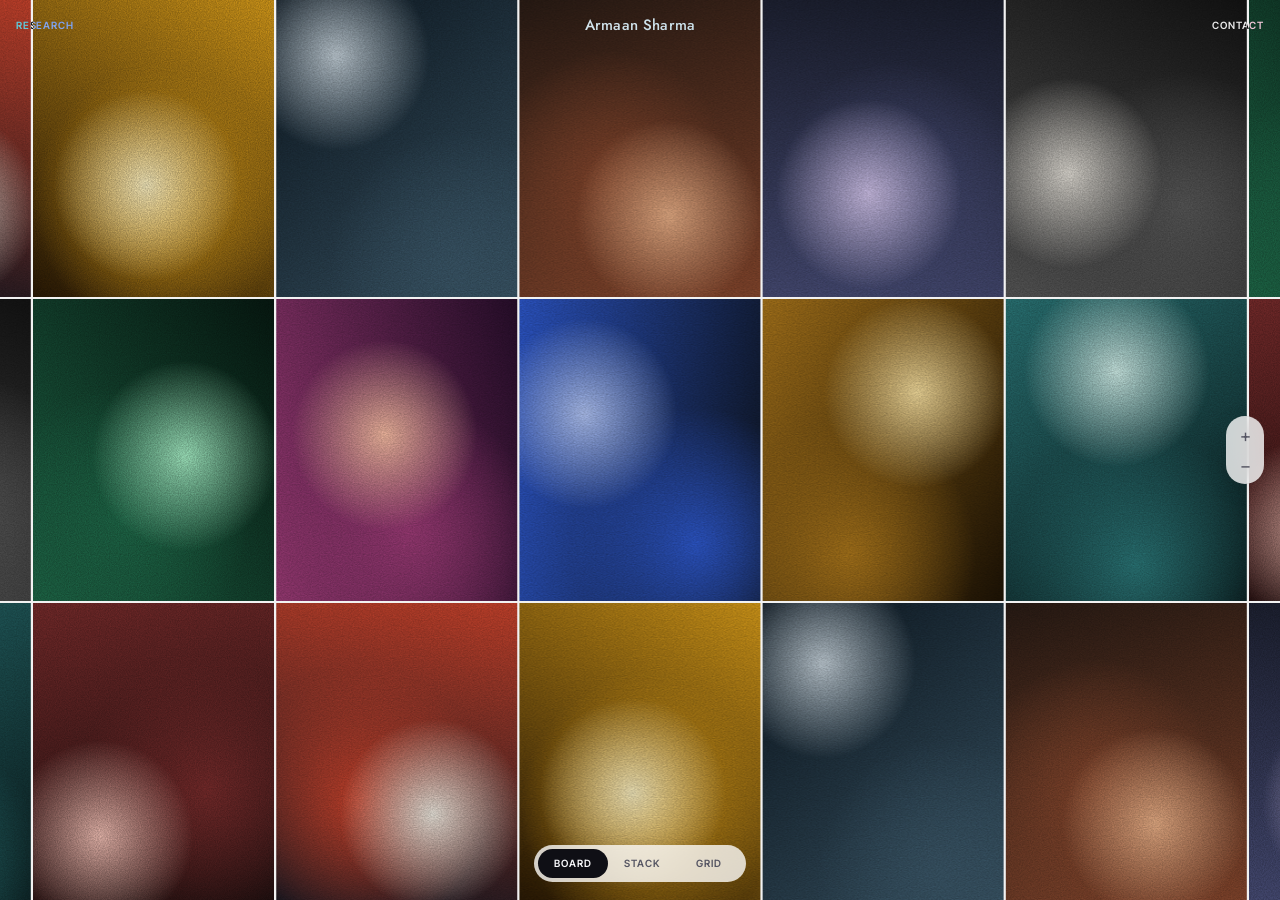
<file: archive.html>
<!DOCTYPE html>
<html lang="en">
<head>
<meta charset="UTF-8">
<meta name="viewport" content="width=device-width, initial-scale=1">
<title>Archive | Armaan Sharma</title>
<link rel="preconnect" href="https://fonts.googleapis.com">
<link rel="preconnect" href="https://fonts.gstatic.com" crossorigin>
<link href="https://fonts.googleapis.com/css2?family=Inter+Tight:wght@400;500;600&family=Jost:wght@500&display=swap" rel="stylesheet">
<link rel="stylesheet" href="common.css">
<style>
  body { background: var(--paper-2); }
  body[data-view="board"] { overflow: hidden; }
  .view { display: none; }
  body[data-view="board"] .view--board,
  body[data-view="stack"] .view--stack,
  body[data-view="grid"] .view--grid { display: block; }

  .fade-in { animation: fade .7s ease both; }
  @keyframes fade { from { opacity: 0; transform: translateY(16px); } to { opacity: 1; transform: none; } }

  /* ---------- View switcher pill ---------- */
  .switch {
    position: fixed; left: 50%; bottom: 18px; z-index: 60; transform: translateX(-50%);
    display: flex; padding: 4px; border-radius: 999px;
    background: rgba(255, 255, 255, .78); backdrop-filter: blur(14px); -webkit-backdrop-filter: blur(14px);
    box-shadow: 0 6px 24px rgba(15, 15, 21, .08);
  }
  .switch__ind {
    position: absolute; top: 4px; bottom: 4px; left: 0; border-radius: 999px; background: var(--ink);
    transition: transform .45s cubic-bezier(.7, 0, .2, 1), width .45s cubic-bezier(.7, 0, .2, 1);
  }
  .switch button {
    position: relative; z-index: 1; padding: 7px 16px; min-width: 66px;
    font-size: 10px; font-weight: 600; letter-spacing: .1em; text-transform: uppercase; line-height: 15px;
    color: var(--mute-2); transition: color .35s;
  }
  .switch button[aria-pressed="true"] { color: #f8f8fb; }

  /* ---------- Grid ---------- */
  .view--grid { padding: 58px 12px 110px; }
  .filters { display: flex; gap: 18px; padding: 4px 4px 18px; flex-wrap: wrap; }
  .filters button { font-size: 10px; font-weight: 600; letter-spacing: .08em; text-transform: uppercase; color: var(--mute); transition: color .25s; }
  .filters button sup { font-size: 8px; margin-left: 2px; font-weight: 500; }
  .filters button[aria-pressed="true"], .filters button:hover { color: var(--ink); }
  .grid { display: grid; grid-template-columns: repeat(4, 1fr); gap: 12px; }
  .card { position: relative; display: block; aspect-ratio: 4 / 5; overflow: hidden; cursor: pointer; }
  .card__art { position: absolute; inset: 0; transition: transform 1s cubic-bezier(.2, .8, .2, 1); }
  .card__cap {
    position: absolute; left: 0; right: 0; bottom: 0; padding: 40px 12px 12px; color: #fff;
    background: linear-gradient(transparent, rgba(0, 0, 0, .45));
    display: flex; justify-content: space-between; gap: 12px;
    font-size: 10px; font-weight: 600; letter-spacing: .08em; text-transform: uppercase;
    opacity: 0; transition: opacity .35s;
  }
  @media (any-hover: hover) {
    .card:hover .card__art { transform: scale(1.04); }
    .card:hover .card__cap { opacity: 1; }
  }
  @media (any-hover: none) { .card__cap { opacity: 1; } }
  @media (max-width: 900px) { .grid { grid-template-columns: repeat(3, 1fr); } }
  @media (max-width: 600px) { .grid { grid-template-columns: repeat(2, 1fr); gap: 8px; } }

  /* ---------- Stack ---------- */
  .stack { width: clamp(120px, 14vw, 210px); margin: 0 auto; padding: 50vh 0; display: flex; flex-direction: column; gap: 18px; }
  .stack__item { display: block; cursor: pointer; opacity: .5; transition: opacity .4s; }
  .stack__item.active { opacity: 1; }
  .stack__item div { width: 100%; }
  .preview {
    position: fixed; z-index: 5; top: 50%; left: 62vw; width: min(26vw, 380px);
    transform: translateY(-50%); pointer-events: none;
  }
  .preview__art { width: 100%; transition: opacity .35s; }
  .meta {
    position: fixed; z-index: 5; left: 16px; bottom: 84px; width: min(28vw, 340px);
  }
  .meta__kicker { font-size: 10px; font-weight: 600; letter-spacing: .08em; text-transform: uppercase; color: var(--mute-2); }
  .meta__title { font-family: var(--name); font-weight: 500; font-size: clamp(22px, 2.2vw, 32px); line-height: 1.08; margin: 8px 0 12px; }
  .meta__text { font-size: 13px; line-height: 1.5; color: #3a3a44; }
  .meta__open { margin-top: 16px; font-size: 10px; font-weight: 600; letter-spacing: .08em; text-transform: uppercase; border-bottom: 1px solid currentColor; }
  .meta > * { transition: opacity .3s; }
  .meta.swap > * { opacity: 0; }
  @media (max-width: 720px) {
    .stack { width: 46vw; }
    .preview { display: none; }
    .meta { left: 16px; right: 16px; width: auto; bottom: 74px; background: rgba(242, 242, 242, .9); padding: 12px 0 6px; }
    .meta__text { display: none; }
  }

  /* ---------- Board ---------- */
  .view--board { position: fixed; inset: 0; cursor: grab; touch-action: none; user-select: none; -webkit-user-select: none; }
  .view--board.dragging { cursor: grabbing; }
  .bt { position: absolute; left: 0; top: 0; padding: 1px; will-change: transform; }
  .bt__art { width: 100%; height: 100%; }
  .bt__cap {
    position: absolute; left: 12px; bottom: 10px; color: #fff; pointer-events: none;
    font-size: 10px; font-weight: 600; letter-spacing: .08em; text-transform: uppercase;
    opacity: 0; transition: opacity .3s; text-shadow: 0 1px 8px rgba(0, 0, 0, .35);
  }
  @media (any-hover: hover) { .view--board:not(.dragging) .bt:hover .bt__cap { opacity: 1; } }
  .zoom {
    position: fixed; right: 16px; top: 50%; transform: translateY(-50%); z-index: 60;
    display: flex; flex-direction: column; border-radius: 999px; padding: 4px;
    background: rgba(255, 255, 255, .78); backdrop-filter: blur(14px); -webkit-backdrop-filter: blur(14px);
    box-shadow: 0 6px 24px rgba(15, 15, 21, .08);
  }
  .zoom button { width: 30px; height: 30px; display: grid; place-items: center; color: var(--mute-2); font-size: 18px; font-weight: 400; transition: color .2s; }
  .zoom button:hover { color: var(--ink); }
  body:not([data-view="board"]) .zoom { display: none; }
</style>
</head>
<body data-view="board">

<header class="header">
  <a class="label roll" href="https://embodiedpredictiveintelligence.vercel.app" target="_blank" rel="noopener"><span data-t="Research">Research</span></a>
  <a class="header__center" href="index.html">Armaan Sharma</a>
  <a class="label roll header__right" href="index.html#contact"><span data-t="Contact">Contact</span></a>
</header>

<section class="view view--board" aria-label="Board"></section>
<div class="zoom" aria-label="Zoom">
  <button type="button" data-zoom="1" aria-label="Zoom in">+</button>
  <button type="button" data-zoom="-1" aria-label="Zoom out">−</button>
</div>

<section class="view view--stack" aria-label="Stack">
  <div class="stack"></div>
  <div class="preview" aria-hidden="true"><div class="preview__art"></div></div>
  <div class="meta">
    <p class="meta__kicker"></p>
    <h2 class="meta__title"></h2>
    <p class="meta__text"></p>
    <button class="meta__open roll" type="button"><span data-t="Open project">Open project</span></button>
  </div>
</section>

<section class="view view--grid" aria-label="Grid">
  <div class="filters" role="group" aria-label="Filter by category"></div>
  <div class="grid"></div>
</section>

<nav class="switch" aria-label="View">
  <span class="switch__ind"></span>
  <button type="button" data-view="board">Board</button>
  <button type="button" data-view="stack">Stack</button>
  <button type="button" data-view="grid">Grid</button>
</nav>

<script src="data.js"></script>
<script>
  const body = document.body;
  const reduced = matchMedia("(prefers-reduced-motion: reduce)").matches;

  /* ================= View switching ================= */
  const switchBtns = [...document.querySelectorAll(".switch button")];
  const ind = document.querySelector(".switch__ind");
  function setView(v, push = true) {
    body.dataset.view = v;
    switchBtns.forEach(b => b.setAttribute("aria-pressed", b.dataset.view === v));
    const b = switchBtns.find(b => b.dataset.view === v);
    ind.style.width = b.offsetWidth + "px";
    ind.style.transform = `translateX(${b.offsetLeft}px)`;
    if (push) history.replaceState(null, "", "?view=" + v);
    scrollTo(0, 0);
    if (v === "board") board.start(); else board.stop();
    if (v === "stack") stack.update(true);
    document.querySelectorAll(`.view--${v} .card, .view--${v} .stack__item`).forEach((el, i) => {
      el.classList.remove("fade-in"); void el.offsetWidth;
      el.style.animationDelay = Math.min(i, 16) * 40 + "ms"; el.classList.add("fade-in");
    });
  }
  switchBtns.forEach(b => b.addEventListener("click", () => setView(b.dataset.view)));

  /* ================= Grid ================= */
  const grid = document.querySelector(".grid");
  const filters = document.querySelector(".filters");
  const cats = ["All", ...CATEGORIES];
  filters.innerHTML = cats.map(c => {
    const n = c === "All" ? WORKS.length : WORKS.filter(w => w.cat === c).length;
    return `<button type="button" data-cat="${c}" aria-pressed="${c === "All"}">${c}<sup>(${n})</sup></button>`;
  }).join("");
  function renderGrid(cat) {
    const list = cat === "All" ? WORKS : WORKS.filter(w => w.cat === cat);
    grid.innerHTML = list.map(w => `
      <a class="card fade-in" href="#${w.id}" data-id="${w.id}">
        <div class="card__art" style="${artStyle(w, WORKS.indexOf(w))}"></div>
        <p class="card__cap"><span>${w.title}</span><span>${w.year}</span></p>
      </a>`).join("");
    [...grid.children].forEach((el, i) => el.style.animationDelay = i * 40 + "ms");
  }
  filters.addEventListener("click", e => {
    const b = e.target.closest("button"); if (!b) return;
    filters.querySelectorAll("button").forEach(x => x.setAttribute("aria-pressed", x === b));
    renderGrid(b.dataset.cat);
  });
  grid.addEventListener("click", e => {
    const c = e.target.closest(".card"); if (!c) return;
    e.preventDefault(); openProject(WORKS.find(w => w.id === c.dataset.id));
  });
  renderGrid("All");

  /* ================= Stack ================= */
  const stackEl = document.querySelector(".stack");
  stackEl.innerHTML = WORKS.map((w, i) => `
    <a class="stack__item" href="#${w.id}" data-i="${i}">
      <div style="${artStyle(w, i)};aspect-ratio:1/${w.ratio}"></div>
    </a>`).join("");
  const stackItems = [...stackEl.children];
  const previewArt = document.querySelector(".preview__art");
  const meta = document.querySelector(".meta");
  const stack = {
    active: -1,
    update(force) {
      const mid = innerHeight / 2;
      let best = 0, bestD = Infinity;
      stackItems.forEach((el, i) => {
        const r = el.getBoundingClientRect();
        const d = Math.abs(r.top + r.height / 2 - mid);
        if (d < bestD) { bestD = d; best = i; }
      });
      if (best === this.active && !force) return;
      this.active = best;
      stackItems.forEach((el, i) => el.classList.toggle("active", i === best));
      const w = WORKS[best];
      previewArt.style.cssText = artStyle(w, best) + `;aspect-ratio:1/${w.ratio}`;
      meta.classList.add("swap");
      setTimeout(() => {
        meta.querySelector(".meta__kicker").textContent = `${String(best + 1).padStart(2, "0")} / ${w.cat} · ${w.year}`;
        meta.querySelector(".meta__title").textContent = w.title;
        meta.querySelector(".meta__text").textContent = w.text;
        meta.classList.remove("swap");
      }, force ? 0 : 160);
    }
  };
  addEventListener("scroll", () => { if (body.dataset.view === "stack") stack.update(); }, { passive: true });
  stackEl.addEventListener("click", e => {
    const it = e.target.closest(".stack__item"); if (!it) return;
    e.preventDefault();
    const i = +it.dataset.i;
    if (i === stack.active) openProject(WORKS[i]);
    else it.scrollIntoView({ behavior: reduced ? "auto" : "smooth", block: "center" });
  });
  document.querySelector(".meta__open").addEventListener("click", () => openProject(WORKS[stack.active]));

  /* ================= Board (infinite, draggable, zoomable) ================= */
  const boardEl = document.querySelector(".view--board");
  const board = (() => {
    let ox = 0, oy = 0, vx = 0, vy = 0;
    let zoom = 1, zoomTarget = 1;
    let tiles = [], nx = 0, ny = 0, TW = 0, TH = 0;
    let raf = 0, dragging = false, moved = 0, last = null;
    const N = WORKS.length;
    const mod = (a, b) => ((a % b) + b) % b;
    const baseW = () => Math.max(170, innerWidth * (innerWidth < 720 ? .44 : .19));

    function build() {
      TW = baseW() * zoom; TH = TW * 1.25;
      const needX = Math.ceil(innerWidth / TW) + 2, needY = Math.ceil(innerHeight / TH) + 2;
      if (needX === nx && needY === ny) return;
      nx = needX; ny = needY;
      boardEl.innerHTML = "";
      tiles = [];
      for (let j = 0; j < ny; j++) for (let i = 0; i < nx; i++) {
        const t = document.createElement("div");
        t.className = "bt";
        t.innerHTML = `<div class="bt__art"></div><p class="bt__cap"></p>`;
        t._i = i; t._j = j; t._idx = -1;
        boardEl.appendChild(t); tiles.push(t);
      }
    }

    function render() {
      TW = baseW() * zoom; TH = TW * 1.25;
      const sx = mod(ox, TW), sy = mod(oy, TH);
      const c0 = Math.floor(ox / TW), r0 = Math.floor(oy / TH);
      for (const t of tiles) {
        const x = (t._i - 1) * TW + sx, y = (t._j - 1) * TH + sy;
        const col = t._i - 1 - c0, row = t._j - 1 - r0;
        const idx = mod(col + row * 5, N);   // shift each row so the pattern doesn't stack into columns
        if (idx !== t._idx) {
          t._idx = idx;
          const w = WORKS[idx];
          t.firstChild.style.cssText = artStyle(w, idx);
          t.lastChild.textContent = w.title;
        }
        t.style.width = TW + "px"; t.style.height = TH + "px";
        t.style.transform = `translate3d(${x}px, ${y}px, 0)`;
      }
    }

    function loop() {
      if (!dragging) {
        ox += vx; oy += vy; vx *= .93; vy *= .93;
        if (Math.abs(vx) < .05) vx = 0; if (Math.abs(vy) < .05) vy = 0;
      }
      if (Math.abs(zoomTarget - zoom) > .001) {
        // zoom around the screen centre
        const cx = innerWidth / 2, cy = innerHeight / 2;
        const next = zoom + (zoomTarget - zoom) * .18;
        ox = cx - (cx - ox) * next / zoom; oy = cy - (cy - oy) * next / zoom;
        zoom = next; nx = ny = 0; build();
      }
      render();
      raf = requestAnimationFrame(loop);
    }

    boardEl.addEventListener("pointerdown", e => {
      dragging = true; moved = 0; vx = vy = 0; last = { x: e.clientX, y: e.clientY };
      boardEl.setPointerCapture(e.pointerId);
    });
    boardEl.addEventListener("pointermove", e => {
      if (!dragging) return;
      const dx = e.clientX - last.x, dy = e.clientY - last.y;
      moved += Math.abs(dx) + Math.abs(dy);
      if (moved > 4) boardEl.classList.add("dragging");
      ox += dx; oy += dy; vx = dx; vy = dy; last = { x: e.clientX, y: e.clientY };
    });
    const end = e => {
      if (!dragging) return;
      dragging = false; boardEl.classList.remove("dragging");
      if (moved <= 4) {
        const t = document.elementFromPoint(e.clientX, e.clientY)?.closest(".bt");
        if (t) openProject(WORKS[t._idx]);
        vx = vy = 0;
      }
    };
    boardEl.addEventListener("pointerup", end);
    boardEl.addEventListener("pointercancel", end);
    boardEl.addEventListener("wheel", e => {
      e.preventDefault();
      if (e.ctrlKey) { zoomTarget = Math.min(1.8, Math.max(.55, zoomTarget * (1 - e.deltaY * .01))); return; }
      ox -= e.deltaX; oy -= e.deltaY; vx = vy = 0;
    }, { passive: false });
    document.querySelectorAll("[data-zoom]").forEach(b => b.addEventListener("click", () => {
      zoomTarget = Math.min(1.8, Math.max(.55, zoomTarget * (b.dataset.zoom > 0 ? 1.25 : .8)));
    }));
    addEventListener("keydown", e => {
      if (body.dataset.view !== "board" || document.querySelector(".lightbox.open")) return;
      const k = { ArrowLeft: [40, 0], ArrowRight: [-40, 0], ArrowUp: [0, 40], ArrowDown: [0, -40] }[e.key];
      if (k) { vx = k[0] / 4; vy = k[1] / 4; }
    });
    addEventListener("resize", () => { nx = ny = 0; build(); });

    return {
      start() {
        build();
        if (!raf) {
          ox = innerWidth / 2 - TW * 1.5; oy = innerHeight / 2 - TH * 1.5;
          raf = requestAnimationFrame(loop);
          boardEl.classList.remove("fade-in"); void boardEl.offsetWidth; boardEl.classList.add("fade-in");
        }
      },
      stop() { cancelAnimationFrame(raf); raf = 0; }
    };
  })();

  /* ================= Init ================= */
  const initial = new URLSearchParams(location.search).get("view");
  document.fonts.ready.then(() => setView(["board", "stack", "grid"].includes(initial) ? initial : "board", false));
</script>
</body>
</html>
</file>
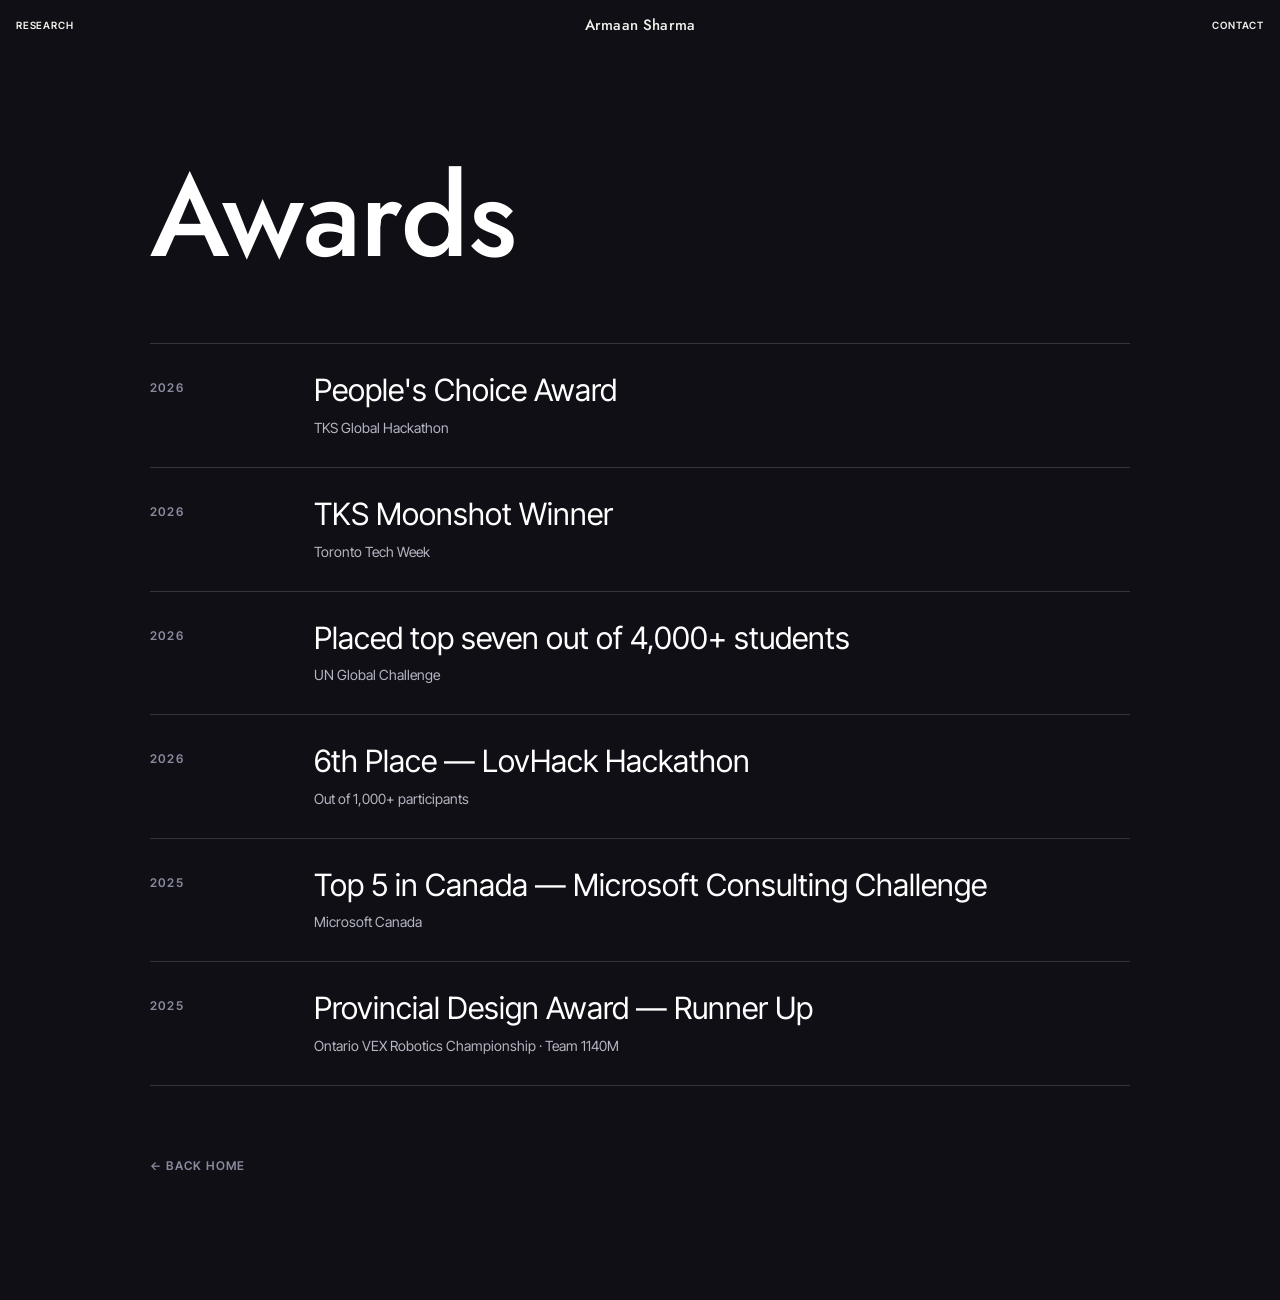
<file: awards.html>
<!DOCTYPE html>
<html lang="en">
<head>
<meta charset="UTF-8">
<meta name="viewport" content="width=device-width, initial-scale=1">
<title>Awards | Armaan Sharma</title>
<link rel="preconnect" href="https://fonts.googleapis.com">
<link rel="preconnect" href="https://fonts.gstatic.com" crossorigin>
<link href="https://fonts.googleapis.com/css2?family=Inter+Tight:wght@400;500;600&family=Jost:wght@500&display=swap" rel="stylesheet">
<link rel="stylesheet" href="common.css">
<style>
  body { background: var(--night); color: #fff; min-height: 100vh; }
  .awards { width: min(980px, calc(100% - 48px)); margin: 0 auto; padding: 18vh 0 14vh; }
  .awards h1 {
    font-family: var(--name); font-weight: 500; font-size: clamp(48px, 9vw, 140px); line-height: .95; letter-spacing: -.01em;
    margin-bottom: 8vh;
  }
  .awards ol { list-style: none; margin: 0; padding: 0; border-top: 1px solid var(--line); }
  .award {
    display: grid; grid-template-columns: 140px 1fr; gap: 24px; padding: 28px 0; border-bottom: 1px solid var(--line);
    opacity: 0; transform: translateY(16px); transition: opacity .8s ease, transform .9s cubic-bezier(.2, .8, .2, 1);
  }
  .award.in { opacity: 1; transform: none; }
  .award time { font-size: 12px; font-weight: 600; letter-spacing: .1em; text-transform: uppercase; color: var(--mute); padding-top: 8px; }
  .award h2 { font-size: clamp(22px, 2.4vw, 32px); font-weight: 400; line-height: 1.2; }
  .award p { margin-top: 8px; font-size: 14px; line-height: 1.55; color: #b5b5c3; max-width: 56ch; }
  .back { display: inline-block; margin-top: 8vh; font-size: 12px; font-weight: 600; letter-spacing: .1em; text-transform: uppercase; color: var(--mute); transition: color .25s; }
  .back:hover { color: #fff; }
  @media (max-width: 640px) { .award { grid-template-columns: 1fr; gap: 6px; } .award time { padding-top: 0; } }
  @media (prefers-reduced-motion: reduce) { .award { opacity: 1; transform: none; transition: none; } }
</style>
</head>
<body>

<header class="header">
  <a class="label roll" href="https://embodiedpredictiveintelligence.vercel.app" target="_blank" rel="noopener"><span data-t="Research">Research</span></a>
  <a class="header__center" href="index.html">Armaan Sharma</a>
  <a class="label roll header__right" href="index.html#contact"><span data-t="Contact">Contact</span></a>
</header>

<main class="awards">
  <h1>Awards</h1>
  <!-- Add new awards at the top: <li class="award"><time>Year</time><div><h2>Title</h2><p>Detail</p></div></li> -->
  <ol>
    <li class="award"><time>2026</time><div><h2>People's Choice Award</h2><p>TKS Global Hackathon</p></div></li>
    <li class="award"><time>2026</time><div><h2>TKS Moonshot Winner</h2><p>Toronto Tech Week</p></div></li>
    <li class="award"><time>2026</time><div><h2>Placed top seven out of 4,000+ students</h2><p>UN Global Challenge</p></div></li>
    <li class="award"><time>2026</time><div><h2>6th Place — LovHack Hackathon</h2><p>Out of 1,000+ participants</p></div></li>
    <li class="award"><time>2025</time><div><h2>Top 5 in Canada — Microsoft Consulting Challenge</h2><p>Microsoft Canada</p></div></li>
    <li class="award"><time>2025</time><div><h2>Provincial Design Award — Runner Up</h2><p>Ontario VEX Robotics Championship · Team 1140M</p></div></li>
  </ol>
  <a class="back" href="index.html">← Back home</a>
</main>

<script>
  const io = new IntersectionObserver(items => items.forEach(it => {
    if (it.isIntersecting) { it.target.classList.add("in"); io.unobserve(it.target); }
  }), { rootMargin: "0px 0px -8% 0px" });
  document.querySelectorAll(".award").forEach((el, i) => { el.style.transitionDelay = i * 90 + "ms"; io.observe(el); });
</script>
</body>
</html>
</file>
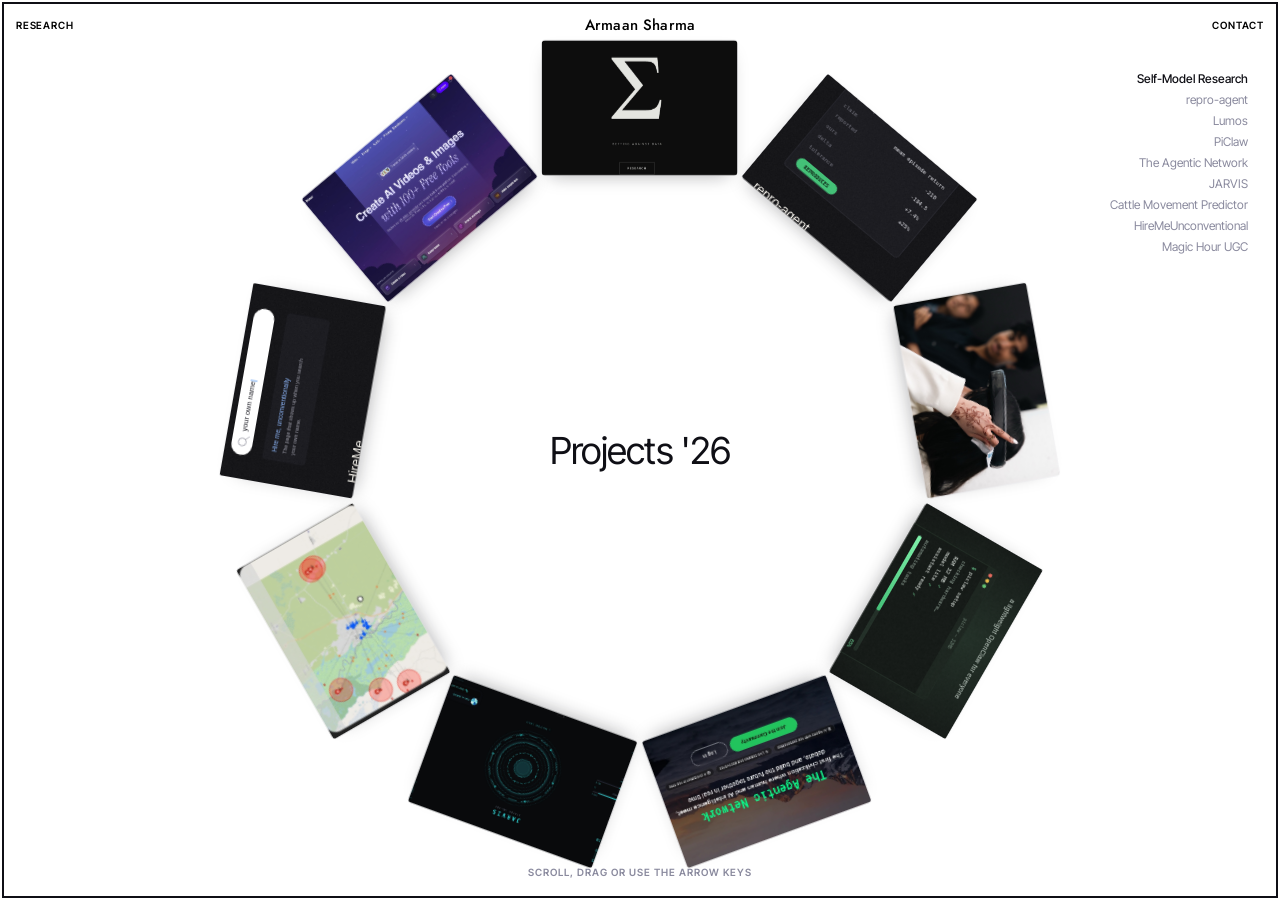
<file: projects.html>
<!DOCTYPE html>
<html lang="en">
<head>
<meta charset="UTF-8">
<meta name="viewport" content="width=device-width, initial-scale=1">
<title>Projects | Armaan Sharma</title>
<link rel="preconnect" href="https://fonts.googleapis.com">
<link rel="preconnect" href="https://fonts.gstatic.com" crossorigin>
<link href="https://fonts.googleapis.com/css2?family=Inter+Tight:wght@400;500;600&family=Jost:wght@500&display=swap" rel="stylesheet">
<link rel="stylesheet" href="common.css">
<style>
  html, body { height: 100%; overflow: hidden; }

  /* ---------- Works wheel ---------- */
  .wheel { position: fixed; inset: 0; overflow: hidden; user-select: none; -webkit-user-select: none; }
  .wheel__stage {
    position: absolute; inset: 0; cursor: grab; touch-action: none; outline: none;
  }
  .wheel__stage:active { cursor: grabbing; }
  .wheel__stage:focus-visible { outline: 2px solid var(--ink); outline-offset: -4px; }
  .wheel__drum { position: absolute; left: 50%; top: 50%; transform-style: preserve-3d; }
  .wheel__card { position: absolute; display: block; backface-visibility: hidden; -webkit-backface-visibility: hidden; }
  .wheel__face {
    position: relative; display: block; width: 100%; height: 100%; overflow: hidden; border-radius: 8px;
    background: #e9e9ec; box-shadow: 0 18px 40px -18px rgba(15, 15, 21, .35);
  }
  .wheel__face img { display: block; width: 100%; height: 100%; object-fit: cover; pointer-events: none; }
  .wheel__view {
    position: absolute; right: 12px; bottom: 12px; display: flex; align-items: center; gap: 5px;
    padding: 4px 10px; border-radius: 999px; background: rgba(255, 255, 255, .82);
    -webkit-backdrop-filter: blur(6px); backdrop-filter: blur(6px);
    font-size: 11px; font-weight: 500; color: var(--ink);
    opacity: 0; transform: translateY(4px); transition: opacity .25s, transform .25s; pointer-events: none;
  }
  @media (any-hover: hover) { .wheel__card:hover .wheel__view { opacity: 1; transform: none; } }

  .wheel__label, .wheel__title {
    position: absolute; pointer-events: none; letter-spacing: -.02em; font-weight: 400; color: var(--ink);
  }
  .wheel__label { inset: 0; display: grid; place-items: center; }
  .wheel__title { top: 50%; left: 8%; transform: translateY(-50%); opacity: 0; max-width: 24%; line-height: 1.05; }
  .wheel__name { display: block; }
  .wheel__desc { margin-top: .9em; font-size: clamp(12px, .95vw, 15px); line-height: 1.5; letter-spacing: 0; color: var(--mute-2); max-width: 30ch; }

  .wheel__index {
    position: absolute; top: 7.5%; right: 2.5%; margin: 0; padding: 0; list-style: none;
    text-align: right; line-height: 1.75; color: var(--mute);
  }
  .wheel__index button { font: inherit; color: inherit; transition: color .2s; }
  .wheel__index button:hover, .wheel__index button[aria-current="true"] { color: var(--ink); }
  .wheel__index button[aria-current="true"] { font-weight: 500; }

  .wheel__hint {
    position: absolute; left: 50%; bottom: 22px; transform: translateX(-50%);
    font-size: 10px; font-weight: 600; letter-spacing: .1em; text-transform: uppercase; color: var(--mute);
    transition: opacity .4s; pointer-events: none;
  }
  @media (max-width: 720px) {
    .wheel__title { left: 6%; right: 6%; max-width: none; top: auto; bottom: 8%; transform: none; }
    .wheel__index { display: none; }
  }
</style>
</head>
<body>

<header class="header">
  <a class="label roll" href="https://embodiedpredictiveintelligence.vercel.app" target="_blank" rel="noopener"><span data-t="Research">Research</span></a>
  <a class="header__center" href="index.html">Armaan Sharma</a>
  <a class="label roll header__right" href="index.html#contact"><span data-t="Contact">Contact</span></a>
</header>

<main class="wheel" aria-label="Projects">
  <div class="wheel__stage" tabindex="0" role="listbox" aria-label="Projects">
    <div class="wheel__drum"></div>
  </div>
  <div class="wheel__label">Projects '26</div>
  <div class="wheel__title" aria-live="polite"><span class="wheel__name"></span><p class="wheel__desc"></p></div>
  <ol class="wheel__index"></ol>
  <p class="wheel__hint">Scroll, drag or use the arrow keys</p>
</main>

<script>
  /* ================= Works wheel =================
     A plain-JavaScript port of the "works wheel" component.
     At rest the projects sit in a ring around the title, each card tangent to the circle. The first
     turn blows the ring open into a vertical drum: the front card lies flat and full size, the ones
     above and below rotate away into hard perspective. Keep turning and the drum carries the next
     project round to the front. Everything is driven by one number, `turn`: 0 is the ring, 1 is the
     drum with project 0 at the front, and each whole number after that is one more project turned past. */

  // Projects on the wheel, most important first (from github.com/probnotas).
  // `href` is where clicking the front card goes (opens in a new tab); `desc` shows under the title.
  const GH = "https://github.com/probnotas/";
  const PROJECTS = [
    { title: "Self-Model Research", image: "images/epi.jpg", href: GH + "self-model-research",
      desc: "Robots that learn a predictive model of their own body from a handful of real trials. Four rungs of experiments so far, published even when they're bad." },
    { title: "repro-agent", image: "images/cover-repro.svg", href: GH + "repro-agent",
      desc: "Give it an arXiv link and it reruns the paper's headline claim, then hands back a report card on whether it actually reproduces." },
    { title: "Lumos", image: "images/proj-lumos.jpg", href: "https://trylumos.vercel.app",
      desc: "A sleep moonshot: three people with AI backgrounds building a real tool for the 852 million people who don't sleep well." },
    { title: "PiClaw", image: "images/piclaw.svg", href: GH + "PiClaw",
      desc: "Canada's first lightweight OpenClaw model, built so non-technical users aged 45–70 can set it up on any hardware with 32MB of RAM." },
    { title: "The Agentic Network", image: "images/agentic-network.jpg", href: "https://theagenticnetwork.vercel.app",
      desc: "An open-source civilization where AI agents and humans coexist: agents form communities, debate ideas, ship code, and tell their own stories." },
    { title: "JARVIS", image: "images/proj-jarvis.jpg", href: GH + "ultimatejarvis",
      desc: "A proactive, witty, efficient assistant inspired by J.A.R.V.I.S. that manages your tasks and information, not just a chatbot." },
    { title: "Cattle Movement Predictor", image: "images/proj-cattle.jpg", href: GH + "southsudancattlemovementpredictor",
      desc: "Three ML models using NDVI and NDWI to find South Sudan's cattle camps, map 30 months of movement, and predict where herds go in the next 2–4 weeks." },
    { title: "HireMeUnconventional", image: "images/cover-hireme.svg", href: GH + "hiremeunconventional",
      desc: "An unconventional hiring strategy that shows up when CEOs like Jensen Huang and Mark Zuckerberg search their own names." },
    { title: "Magic Hour UGC", image: "images/proj-magic-hour.jpg", href: GH + "magic-hour-ugc",
      desc: "Open-sourced AI UGC automation for Magic Hour (YC W24): plug in an API key and the content pipeline runs end to end." },
  ];

  /* Geometry. The card is measured against the stage; everything else against the card. */
  const CARD_H = .38, CARD_MAX_W = .34, CARD_RATIO = 1.45;  // card height of stage; max width of stage; width / height
  const STEP = 40;      // degrees between cards on the drum
  const DRUM = 2.22;    // drum radius, in card heights
  const LENS = 2.7;     // perspective distance, in card heights
  const RING_R = 1.14;  // ring radius, in card heights
  const BOW = 1.82;     // radius of the sideways arc the drum curves along (centre off to the left)
  const TITLE = .124, INDEX = .04;  // type sizes, in card heights
  const CULL = 1.6;     // cards further than this from the front aren't drawn
  const WHEEL_UNITS = 900, DRAG_UNITS = 420; // wheel delta / dragged px per project
  const SETTLE = 140;   // ms after the last wheel event before snapping onto a project
  const EASE = .12;     // fraction of the remaining distance closed each frame

  const clamp = (v, lo, hi) => Math.min(hi, Math.max(lo, v));
  const lerp = (a, b, t) => a + (b - a) * t;
  const rad = d => d * Math.PI / 180;
  const bowAt = (drumDeg, bow) => -bow * (1 - Math.cos(rad(drumDeg)));
  function place(ringDeg, drumDeg, ringR, drumR, bow, m) {
    return `translateX(${m * bowAt(drumDeg, bow)}px)` +
      ` rotateZ(${(1 - m) * ringDeg}deg) translateY(${-(1 - m) * ringR}px)` +
      ` rotateX(${m * drumDeg}deg) translateZ(${m * drumR}px)`;
  }

  const stage = document.querySelector(".wheel__stage");
  const drum = document.querySelector(".wheel__drum");
  const labelEl = document.querySelector(".wheel__label");
  const titleEl = document.querySelector(".wheel__title");
  const nameEl = titleEl.querySelector(".wheel__name"), descEl = titleEl.querySelector(".wheel__desc");
  const indexEl = document.querySelector(".wheel__index");
  const hintEl = document.querySelector(".wheel__hint");
  const reduced = matchMedia("(prefers-reduced-motion: reduce)").matches;
  const count = PROJECTS.length, last = Math.max(count - 1, 0);

  // cards
  const cards = PROJECTS.map((p, i) => {
    const el = document.createElement(p.href ? "a" : "div");
    el.className = "wheel__card";
    el.id = `works-wheel-${i}`;
    el.setAttribute("role", "option");
    if (p.href) { el.href = p.href; el.target = "_blank"; el.rel = "noopener"; el.draggable = false; }
    el.innerHTML = `<span class="wheel__face"><img src="${p.image}" alt="${p.title}" draggable="false">${p.href ?
      `<span class="wheel__view"><svg viewBox="0 0 12 12" width="10" height="10" aria-hidden="true"><path d="M3 9 9 3M4 3h5v5" fill="none" stroke="currentColor" stroke-width="1.4" stroke-linecap="round" stroke-linejoin="round"/></svg>View</span>` : ""}</span>`;
    drum.appendChild(el);
    return el;
  });
  // index down the right-hand side
  indexEl.innerHTML = PROJECTS.map((p, i) => `<li><button type="button" data-i="${i}">${p.title}</button></li>`).join("");
  const indexBtns = [...indexEl.querySelectorAll("button")];
  indexBtns.forEach(b => b.addEventListener("click", () => to(+b.dataset.i + 1)));

  // sizing, measured against the stage
  let M = {};
  function measure() {
    const w = stage.clientWidth, h = stage.clientHeight;
    const cardW = Math.min(h * CARD_H * CARD_RATIO, w * CARD_MAX_W);
    const cardH = cardW / CARD_RATIO;
    const ringR = cardH * RING_R;
    // shrink the ring's cards until the circle reads as a closed loop
    const ringScale = count ? clamp((2 * Math.PI * ringR / count) * .82 / (cardW || 1), .16, 1) : 1;
    M = { cardW, cardH, ringR, ringScale, drumR: cardH * DRUM, bow: cardH * BOW, depth: cardH * LENS };
    stage.style.perspective = `${M.depth}px`;
    labelEl.style.fontSize = nameEl.style.fontSize = `${cardH * TITLE}px`;
    indexEl.style.fontSize = `${Math.max(12, cardH * INDEX)}px`;
    cards.forEach(c => {
      c.style.width = `${cardW}px`; c.style.height = `${cardH}px`;
      c.style.marginLeft = `${-cardW / 2}px`; c.style.marginTop = `${-cardH / 2}px`;
    });
  }
  measure();
  new ResizeObserver(measure).observe(stage);

  // the wheel's position, and where it's heading
  let turn = 0, target = 0, active = -1, settling = 0;
  const to = next => { target = clamp(next, 0, last + 1); };

  function draw() {
    requestAnimationFrame(draw);
    const gap = target - turn;
    turn = Math.abs(gap) < .0005 ? target : turn + gap * (reduced ? 1 : EASE);
    const m = clamp(turn, 0, 1), pos = Math.max(0, turn - 1);
    // pull the drum back so its front face lands on the picture plane
    drum.style.transform = `translateZ(${-m * M.drumR}px)`;
    for (let i = 0; i < count; i++) {
      const d = i - pos, card = cards[i];
      card.style.transform = place(d * (360 / count), d * STEP, M.ringR, M.drumR, M.bow, m);
      card.style.opacity = m > .5 && Math.abs(d) > CULL ? "0" : "1";
      card.style.zIndex = String(Math.round(100 - Math.abs(d) * 2));
      card.firstElementChild.style.transform = `scale(${lerp(M.ringScale, 1, m)})`;
    }
    labelEl.style.opacity = String(1 - m);
    titleEl.style.opacity = String(m);
    hintEl.style.opacity = String(1 - m);
    const near = clamp(Math.round(pos), 0, last);
    if (near !== active) {
      active = near;
      nameEl.textContent = PROJECTS[active].title;
      descEl.textContent = PROJECTS[active].desc || "";
      stage.setAttribute("aria-activedescendant", `works-wheel-${active}`);
      cards.forEach((c, i) => c.setAttribute("aria-selected", String(i === active)));
      indexBtns.forEach((b, i) => b.setAttribute("aria-current", String(i === active)));
    }
  }
  requestAnimationFrame(draw);

  // scroll wheel: turn, then settle onto the nearest project
  stage.addEventListener("wheel", e => {
    e.preventDefault();
    to(target + e.deltaY / WHEEL_UNITS);
    clearTimeout(settling);
    settling = setTimeout(() => to(Math.round(target)), SETTLE);
  }, { passive: false });

  // drag: up/down turns the wheel; a click without a drag still follows the card's link
  let dragY = null, dragged = 0;
  stage.addEventListener("pointerdown", e => { dragY = e.clientY; dragged = 0; });
  addEventListener("pointermove", e => {
    if (dragY === null) return;
    dragged += Math.abs(dragY - e.clientY);
    to(target + (dragY - e.clientY) / DRAG_UNITS);
    dragY = e.clientY;
  });
  addEventListener("pointerup", () => {
    if (dragY === null) return;
    dragY = null;
    if (target > 1) to(Math.round(target));
  });
  stage.addEventListener("click", e => { if (dragged > 6) e.preventDefault(); }, true);

  // keyboard
  stage.addEventListener("keydown", e => {
    if (e.key === "ArrowDown" || e.key === "ArrowRight") to(Math.round(target) + 1);
    else if (e.key === "ArrowUp" || e.key === "ArrowLeft") to(Math.round(target) - 1);
    else return;
    e.preventDefault();
  });
  stage.focus({ preventScroll: true });
</script>
</body>
</html>
</file>
<file: common.css>
:root {
  --ink: #0f0f15;
  --paper: #ffffff;
  --paper-2: #f2f2f2;
  --night: #0f0f15;
  --night-2: #16161f;
  --mute: #8a8a9e;
  --mute-2: #555563;
  --line: #34343f;
  --sans: "Inter Tight", "Helvetica Neue", Arial, sans-serif;
  --name: "Jost", "Futura", "Century Gothic", sans-serif;
}
*, *::before, *::after { box-sizing: border-box; }
html, body { margin: 0; }
html.locked { overflow: hidden; }
body {
  font-family: var(--sans);
  color: var(--ink);
  background: var(--paper);
  -webkit-font-smoothing: antialiased;
}
a { color: inherit; text-decoration: none; }
button { font: inherit; color: inherit; background: none; border: 0; padding: 0; cursor: pointer; }
h1, h2, h3, p { margin: 0; }

.label {
  font-size: 10px; font-weight: 600; letter-spacing: .08em; text-transform: uppercase; line-height: 16px;
}

/* Rolling text hover: the word slides up and a copy slides in from below */
.roll { display: inline-flex; overflow: hidden; vertical-align: top; }
.roll > span { position: relative; display: inline-block; transition: transform .45s cubic-bezier(.7, 0, .2, 1); }
.roll > span::after { content: attr(data-t); position: absolute; left: 0; top: 100%; white-space: nowrap; }
@media (any-hover: hover) { .roll:hover > span { transform: translateY(-100%); } }

/* ---------- Header ---------- */
.header {
  position: fixed; top: 0; left: 0; right: 0; z-index: 50;
  display: grid; grid-template-columns: 1fr auto 1fr; align-items: center;
  padding: 14px 16px;
  color: #fff; mix-blend-mode: difference;
  pointer-events: none;
}
.header a { pointer-events: auto; }
.header__right { justify-self: end; }
.header__center { font-family: var(--name); font-weight: 500; font-size: 15px; letter-spacing: .01em; }

/* ---------- Lightbox ---------- */
.lightbox {
  position: fixed; inset: 0; z-index: 100;
  background: rgba(242, 242, 242, .82); backdrop-filter: blur(18px); -webkit-backdrop-filter: blur(18px);
  display: grid; place-items: center; padding: 64px 16px;
  opacity: 0; visibility: hidden; transition: opacity .45s ease, visibility .45s;
}
.lightbox.open { opacity: 1; visibility: visible; }
.lightbox__inner {
  position: relative; width: min(980px, 100%);
  display: grid; grid-template-columns: minmax(0, 1fr) minmax(0, 1fr); gap: 40px; align-items: end;
  transform: translateY(24px); transition: transform .6s cubic-bezier(.2, .8, .2, 1);
}
.lightbox.open .lightbox__inner { transform: none; }
.lightbox__art { width: 100%; max-height: 72vh; }
.lightbox__kicker { font-size: 10px; font-weight: 600; letter-spacing: .08em; text-transform: uppercase; color: var(--mute-2); }
.lightbox__title { font-family: var(--name); font-weight: 500; font-size: clamp(26px, 3vw, 40px); line-height: 1.05; margin: 10px 0 16px; }
.lightbox__text { font-size: 14px; line-height: 1.55; color: #33333d; max-width: 40ch; }
.lightbox__link { margin-top: 22px; font-size: 10px; font-weight: 600; letter-spacing: .08em; text-transform: uppercase; border-bottom: 1px solid currentColor; }
.lightbox__link[hidden] { display: none; }
.lightbox__close { position: absolute; top: -36px; right: 0; font-size: 10px; font-weight: 600; letter-spacing: .08em; text-transform: uppercase; }
@media (max-width: 720px) {
  .lightbox__inner { grid-template-columns: 1fr; gap: 20px; }
  .lightbox__art { max-height: 46vh; aspect-ratio: auto !important; height: 46vh; }
}
</file>
